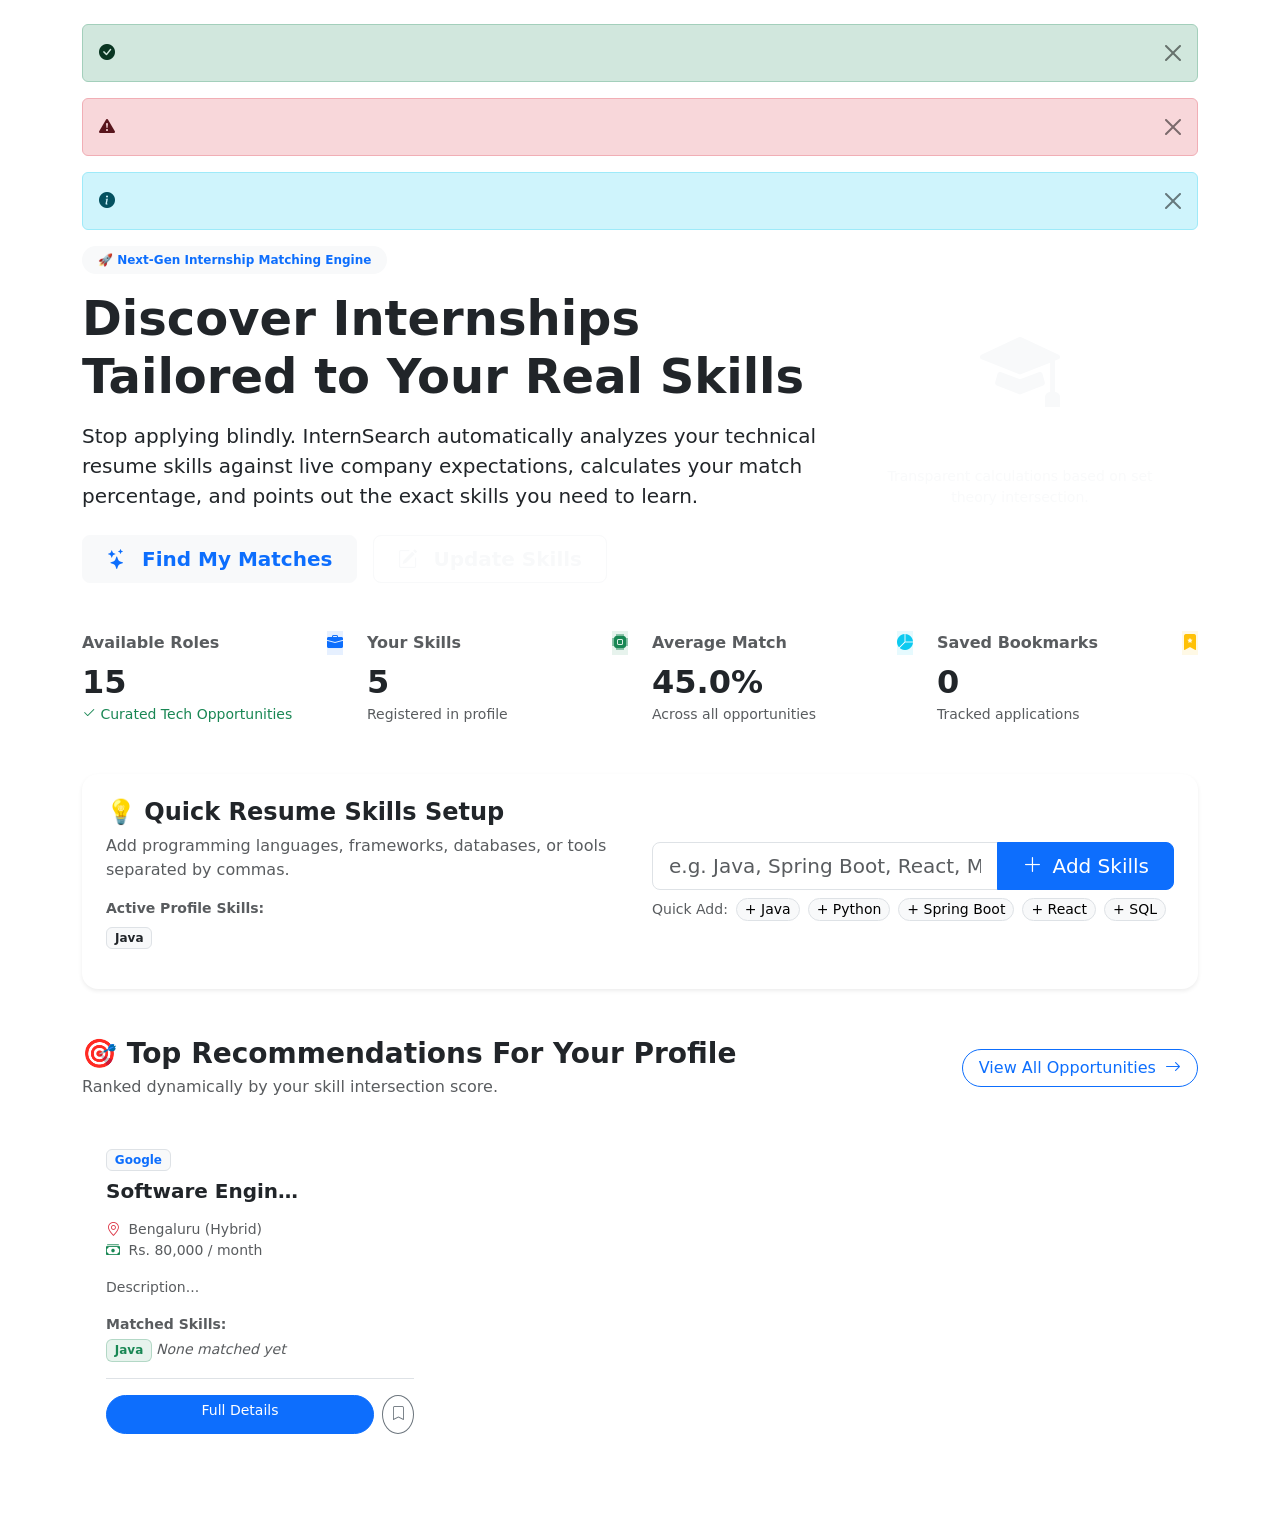
<file: mywebsite/src/main/resources/templates/index.html>
<!DOCTYPE html>
<html xmlns:th="http://www.thymeleaf.org">
<head>
    <meta charset="UTF-8">
    <meta name="viewport" content="width=device-width, initial-scale=1.0">
    <title>InternSearch – Smart Internship Discovery & Skill Matching System</title>
    <link href="https://cdn.jsdelivr.net/npm/bootstrap@5.3.3/dist/css/bootstrap.min.css" rel="stylesheet">
    <link rel="stylesheet" href="https://cdn.jsdelivr.net/npm/bootstrap-icons@1.11.3/font/bootstrap-icons.min.css">
    <link rel="preconnect" href="https://fonts.googleapis.com">
    <link rel="preconnect" href="https://fonts.gstatic.com" crossorigin>
    <link href="https://fonts.googleapis.com/css2?family=Inter:wght@400;500;600;700;800&display=swap" rel="stylesheet">
    <link rel="stylesheet" th:href="@{/css/style.css}">
</head>
<body>

<div th:replace="~{fragments/navbar :: navbar('home')}"></div>

<main class="container py-4">

    <!-- Flash Notifications -->
    <div th:if="${successMessage}" class="alert alert-success alert-dismissible fade show" role="alert">
        <i class="bi bi-check-circle-fill me-2"></i> <span th:text="${successMessage}"></span>
        <button type="button" class="btn-close" data-bs-dismiss="alert" aria-label="Close"></button>
    </div>
    <div th:if="${errorMessage}" class="alert alert-danger alert-dismissible fade show" role="alert">
        <i class="bi bi-exclamation-triangle-fill me-2"></i> <span th:text="${errorMessage}"></span>
        <button type="button" class="btn-close" data-bs-dismiss="alert" aria-label="Close"></button>
    </div>
    <div th:if="${infoMessage}" class="alert alert-info alert-dismissible fade show" role="alert">
        <i class="bi bi-info-circle-fill me-2"></i> <span th:text="${infoMessage}"></span>
        <button type="button" class="btn-close" data-bs-dismiss="alert" aria-label="Close"></button>
    </div>

    <!-- Hero Banner -->
    <div class="hero-gradient mb-5">
        <div class="row align-items-center">
            <div class="col-lg-8">
                <span class="badge bg-light text-primary rounded-pill px-3 py-2 fw-semibold mb-3">
                    🚀 Next-Gen Internship Matching Engine
                </span>
                <h1 class="display-5 fw-bold mb-3">Discover Internships Tailored to Your Real Skills</h1>
                <p class="lead opacity-90 mb-4">
                    Stop applying blindly. InternSearch automatically analyzes your technical resume skills against live company expectations, calculates your match percentage, and points out the exact skills you need to learn.
                </p>
                <div class="d-flex flex-wrap gap-3">
                    <a th:href="@{/internships}" class="btn btn-light btn-lg px-4 fw-semibold text-primary">
                        <i class="bi bi-stars me-2"></i> Find My Matches
                    </a>
                    <a th:href="@{/skills}" class="btn btn-outline-light btn-lg px-4 fw-semibold">
                        <i class="bi bi-pencil-square me-2"></i> Update Skills
                    </a>
                </div>
            </div>
            <div class="col-lg-4 d-none d-lg-block text-center">
                <div class="p-4 bg-white bg-opacity-10 rounded-4 border border-white border-opacity-20 backdrop-blur">
                    <i class="bi bi-mortarboard-fill display-1 text-light"></i>
                    <h5 class="mt-3 text-white fw-bold">Skill-First Discovery</h5>
                    <p class="small text-light opacity-75 mb-0">Transparent calculations based on set theory intersection.</p>
                </div>
            </div>
        </div>
    </div>

    <!-- Quick Stats Grid -->
    <div class="row g-4 mb-5">
        <div class="col-md-3">
            <div class="stat-card">
                <div class="d-flex align-items-center justify-content-between mb-2">
                    <span class="text-muted fw-semibold">Available Roles</span>
                    <div class="stat-icon bg-primary bg-opacity-10 text-primary">
                        <i class="bi bi-briefcase-fill"></i>
                    </div>
                </div>
                <h2 class="fw-bold mb-0" th:text="${totalInternships}">15</h2>
                <small class="text-success"><i class="bi bi-check2"></i> Curated Tech Opportunities</small>
            </div>
        </div>
        <div class="col-md-3">
            <div class="stat-card">
                <div class="d-flex align-items-center justify-content-between mb-2">
                    <span class="text-muted fw-semibold">Your Skills</span>
                    <div class="stat-icon bg-success bg-opacity-10 text-success">
                        <i class="bi bi-cpu-fill"></i>
                    </div>
                </div>
                <h2 class="fw-bold mb-0" th:text="${skillsCount}">5</h2>
                <small class="text-muted">Registered in profile</small>
            </div>
        </div>
        <div class="col-md-3">
            <div class="stat-card">
                <div class="d-flex align-items-center justify-content-between mb-2">
                    <span class="text-muted fw-semibold">Average Match</span>
                    <div class="stat-icon bg-info bg-opacity-10 text-info">
                        <i class="bi bi-pie-chart-fill"></i>
                    </div>
                </div>
                <h2 class="fw-bold mb-0">
                    <span th:text="${avgMatchScore}">45.0</span>%
                </h2>
                <small class="text-muted">Across all opportunities</small>
            </div>
        </div>
        <div class="col-md-3">
            <div class="stat-card">
                <div class="d-flex align-items-center justify-content-between mb-2">
                    <span class="text-muted fw-semibold">Saved Bookmarks</span>
                    <div class="stat-icon bg-warning bg-opacity-10 text-warning">
                        <i class="bi bi-bookmark-star-fill"></i>
                    </div>
                </div>
                <h2 class="fw-bold mb-0" th:text="${savedCount}">0</h2>
                <small class="text-muted">Tracked applications</small>
            </div>
        </div>
    </div>

    <!-- Quick Skill Intake Card -->
    <div class="card border-0 shadow-sm rounded-4 mb-5 p-4 bg-white">
        <div class="row align-items-center">
            <div class="col-lg-6">
                <h4 class="fw-bold mb-2">💡 Quick Resume Skills Setup</h4>
                <p class="text-muted mb-3">Add programming languages, frameworks, databases, or tools separated by commas.</p>
                <div th:if="${hasSkills}" class="mb-3">
                    <span class="small fw-semibold text-muted d-block mb-2">Active Profile Skills:</span>
                    <div class="d-flex flex-wrap gap-1">
                        <span th:each="s : ${skillsList}" class="badge bg-light text-dark border px-2 py-1" th:text="${s}">Java</span>
                    </div>
                </div>
            </div>
            <div class="col-lg-6">
                <form th:action="@{/skills/add}" method="post">
                    <div class="input-group mb-2">
                        <input type="text" id="skillsInput" name="skillsInput" class="form-control form-control-lg"
                               placeholder="e.g. Java, Spring Boot, React, MySQL, Docker" required>
                        <button class="btn btn-primary btn-lg px-4" type="submit">
                            <i class="bi bi-plus-lg me-1"></i> Add Skills
                        </button>
                    </div>
                    <div class="d-flex flex-wrap gap-2 align-items-center">
                        <small class="text-muted">Quick Add:</small>
                        <button type="button" class="btn btn-sm btn-light border rounded-pill quick-add-chip py-0 px-2" data-skill="Java">+ Java</button>
                        <button type="button" class="btn btn-sm btn-light border rounded-pill quick-add-chip py-0 px-2" data-skill="Python">+ Python</button>
                        <button type="button" class="btn btn-sm btn-light border rounded-pill quick-add-chip py-0 px-2" data-skill="Spring Boot">+ Spring Boot</button>
                        <button type="button" class="btn btn-sm btn-light border rounded-pill quick-add-chip py-0 px-2" data-skill="React">+ React</button>
                        <button type="button" class="btn btn-sm btn-light border rounded-pill quick-add-chip py-0 px-2" data-skill="SQL">+ SQL</button>
                    </div>
                </form>
            </div>
        </div>
    </div>

    <!-- Top Ranked Internships Preview -->
    <div class="mb-5">
        <div class="d-flex justify-content-between align-items-center mb-4">
            <div>
                <h3 class="fw-bold mb-1">🎯 Top Recommendations For Your Profile</h3>
                <p class="text-muted mb-0">Ranked dynamically by your skill intersection score.</p>
            </div>
            <a th:href="@{/internships}" class="btn btn-outline-primary rounded-pill px-3">
                View All Opportunities <i class="bi bi-arrow-right ms-1"></i>
            </a>
        </div>

        <div class="row g-4">
            <div th:each="rec : ${topRecommendations}" class="col-md-6 col-lg-4">
                <div class="job-card p-4">
                    <div class="d-flex justify-content-between align-items-start mb-3">
                        <div>
                            <span class="badge bg-light text-primary border fw-semibold mb-2" th:text="${rec.internship.companyName}">Google</span>
                            <h5 class="fw-bold mb-0 text-truncate" style="max-width: 200px;" th:text="${rec.internship.role}">Software Engineer</h5>
                        </div>
                        <div class="text-end">
                            <span class="badge rounded-pill px-3 py-2"
                                  th:classappend="${rec.matchPercentage >= 70 ? 'badge-match-high' : (rec.matchPercentage >= 40 ? 'badge-match-medium' : 'badge-match-low')}">
                                <span th:text="${rec.matchPercentage}">80.0</span>% Match
                            </span>
                        </div>
                    </div>

                    <div class="text-muted small mb-3">
                        <div><i class="bi bi-geo-alt me-1 text-danger"></i> <span th:text="${rec.internship.location}">Bengaluru</span> (<span th:text="${rec.internship.workMode}">Hybrid</span>)</div>
                        <div><i class="bi bi-cash-stack me-1 text-success"></i> <span th:text="${rec.internship.stipend}">Rs. 80,000 / month</span></div>
                    </div>

                    <p class="text-muted small flex-grow-1 text-truncate-2" th:text="${rec.internship.description}">Description...</p>

                    <div class="mb-3">
                        <small class="text-muted fw-semibold d-block mb-1">Matched Skills:</small>
                        <div class="d-flex flex-wrap gap-1">
                            <span th:each="m : ${rec.matchedSkills}" class="badge bg-success bg-opacity-10 text-success border border-success border-opacity-25" th:text="${m}">Java</span>
                            <span th:if="${#lists.isEmpty(rec.matchedSkills)}" class="text-muted small fst-italic">None matched yet</span>
                        </div>
                    </div>

                    <div class="d-flex gap-2 pt-3 border-top mt-auto">
                        <a th:href="@{'/internships/' + ${rec.internship.id}}" class="btn btn-primary btn-sm flex-grow-1 rounded-pill">
                            Full Details
                        </a>
                        <form th:action="@{/saved/add}" method="post">
                            <input type="hidden" name="id" th:value="${rec.internship.id}">
                            <input type="hidden" name="redirectUrl" value="/">
                            <button type="submit" class="btn btn-outline-secondary btn-sm rounded-circle p-2" title="Save to bookmarks">
                                <i class="bi bi-bookmark"></i>
                            </button>
                        </form>
                    </div>
                </div>
            </div>
        </div>
    </div>

</main>

<div th:replace="~{fragments/footer :: footer}"></div>

<script src="https://cdn.jsdelivr.net/npm/bootstrap@5.3.3/dist/js/bootstrap.bundle.min.js"></script>
<script th:src="@{/js/app.js}"></script>
</body>
</html>
</file>
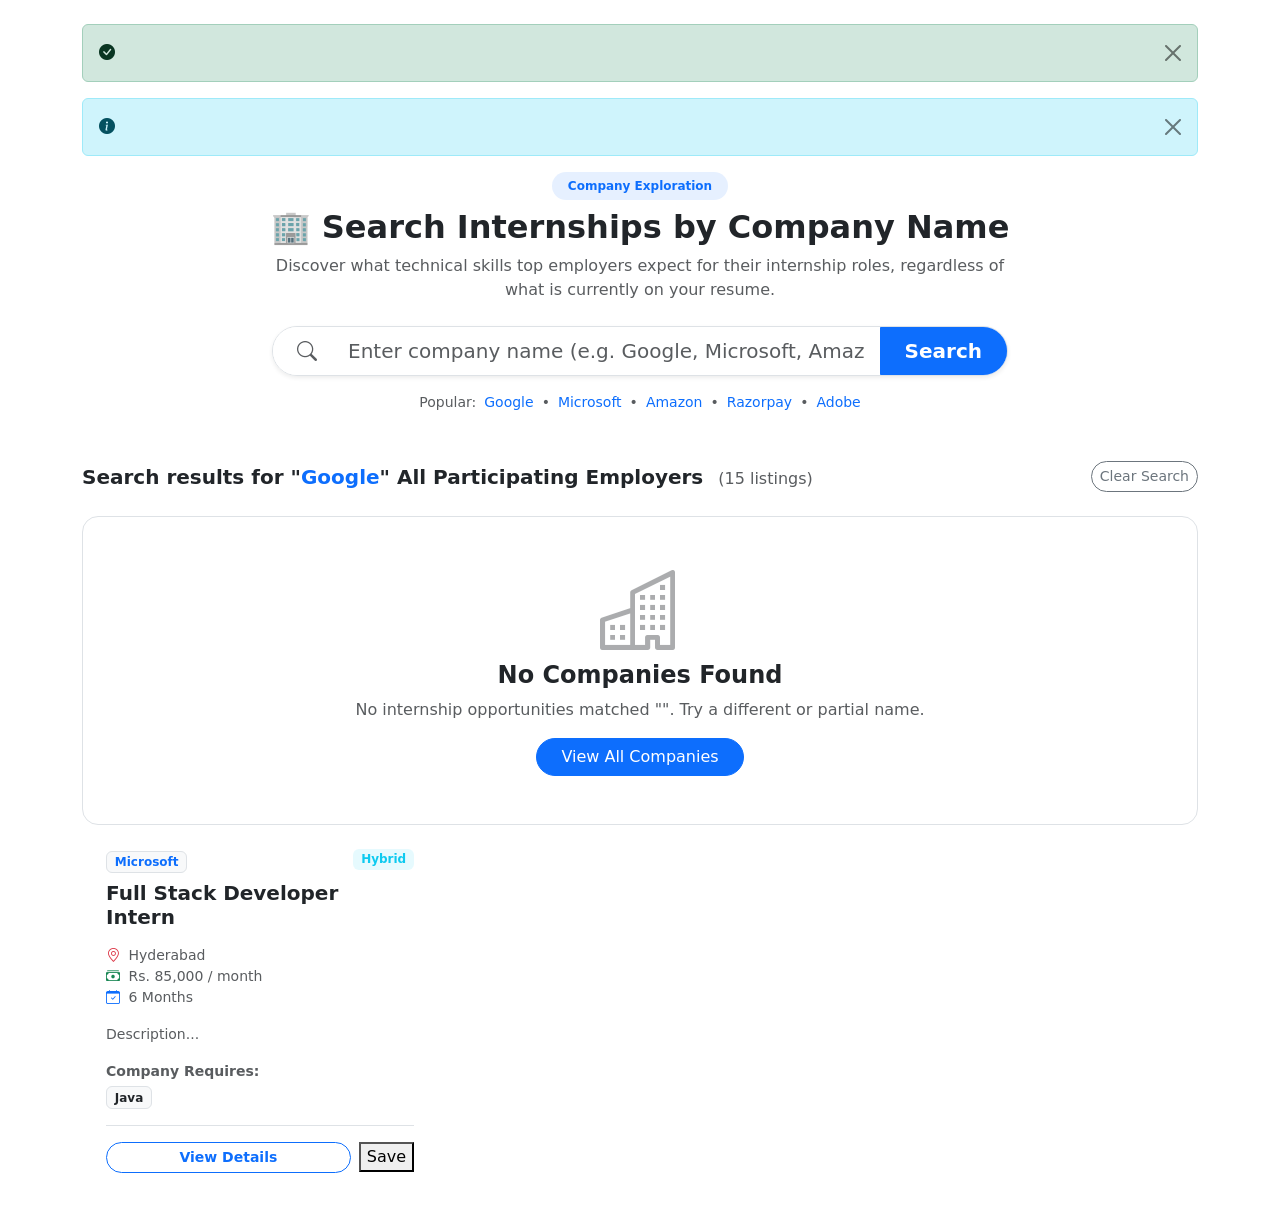
<file: mywebsite/src/main/resources/templates/companies.html>
<!DOCTYPE html>
<html xmlns:th="http://www.thymeleaf.org">
<head>
    <meta charset="UTF-8">
    <meta name="viewport" content="width=device-width, initial-scale=1.0">
    <title>Search Companies – InternSearch</title>
    <link href="https://cdn.jsdelivr.net/npm/bootstrap@5.3.3/dist/css/bootstrap.min.css" rel="stylesheet">
    <link rel="stylesheet" href="https://cdn.jsdelivr.net/npm/bootstrap-icons@1.11.3/font/bootstrap-icons.min.css">
    <link href="https://fonts.googleapis.com/css2?family=Inter:wght@400;500;600;700;800&display=swap" rel="stylesheet">
    <link rel="stylesheet" th:href="@{/css/style.css}">
</head>
<body>

<div th:replace="~{fragments/navbar :: navbar('companies')}"></div>

<main class="container py-4">

    <!-- Flash Notifications -->
    <div th:if="${successMessage}" class="alert alert-success alert-dismissible fade show" role="alert">
        <i class="bi bi-check-circle-fill me-2"></i> <span th:text="${successMessage}"></span>
        <button type="button" class="btn-close" data-bs-dismiss="alert" aria-label="Close"></button>
    </div>
    <div th:if="${infoMessage}" class="alert alert-info alert-dismissible fade show" role="alert">
        <i class="bi bi-info-circle-fill me-2"></i> <span th:text="${infoMessage}"></span>
        <button type="button" class="btn-close" data-bs-dismiss="alert" aria-label="Close"></button>
    </div>

    <!-- Page Header -->
    <div class="mb-4 text-center">
        <span class="badge bg-primary bg-opacity-10 text-primary rounded-pill px-3 py-2 fw-semibold mb-2">
            Company Exploration
        </span>
        <h2 class="fw-bold">🏢 Search Internships by Company Name</h2>
        <p class="text-muted col-lg-8 mx-auto">
            Discover what technical skills top employers expect for their internship roles, regardless of what is currently on your resume.
        </p>
    </div>

    <!-- Search Input Form -->
    <div class="row justify-content-center mb-5">
        <div class="col-lg-8">
            <form th:action="@{/companies}" method="get">
                <div class="input-group input-group-lg shadow-sm rounded-pill overflow-hidden border">
                    <span class="input-group-text bg-white border-0 ps-4">
                        <i class="bi bi-search text-muted"></i>
                    </span>
                    <input type="text" name="query" class="form-control border-0 px-3"
                           placeholder="Enter company name (e.g. Google, Microsoft, Amazon, Infosys, Razorpay)..."
                           th:value="${searchQuery}">
                    <button class="btn btn-primary px-4 fw-semibold" type="submit">Search</button>
                </div>
                <div class="d-flex justify-content-center gap-2 mt-3 small text-muted">
                    <span>Popular:</span>
                    <a th:href="@{/companies(query='Google')}" class="text-decoration-none">Google</a> •
                    <a th:href="@{/companies(query='Microsoft')}" class="text-decoration-none">Microsoft</a> •
                    <a th:href="@{/companies(query='Amazon')}" class="text-decoration-none">Amazon</a> •
                    <a th:href="@{/companies(query='Razorpay')}" class="text-decoration-none">Razorpay</a> •
                    <a th:href="@{/companies(query='Adobe')}" class="text-decoration-none">Adobe</a>
                </div>
            </form>
        </div>
    </div>

    <!-- Search Results Header -->
    <div class="d-flex justify-content-between align-items-center mb-4">
        <h5 class="fw-bold mb-0">
            <span th:if="${searchQuery != ''}">Search results for "<span class="text-primary" th:text="${searchQuery}">Google</span>"</span>
            <span th:if="${searchQuery == ''}">All Participating Employers</span>
            <span class="text-muted fw-normal fs-6 ms-2">(<span th:text="${totalFound}">15</span> listings)</span>
        </h5>
        <a th:if="${searchQuery != ''}" th:href="@{/companies}" class="btn btn-outline-secondary btn-sm rounded-pill">
            Clear Search
        </a>
    </div>

    <!-- Empty State -->
    <div th:if="${#lists.isEmpty(companies)}" class="text-center py-5 bg-white rounded-4 border">
        <i class="bi bi-buildings display-1 text-muted opacity-50 mb-3"></i>
        <h4 class="fw-bold">No Companies Found</h4>
        <p class="text-muted">No internship opportunities matched "<span th:text="${searchQuery}"></span>". Try a different or partial name.</p>
        <a th:href="@{/companies}" class="btn btn-primary rounded-pill px-4">View All Companies</a>
    </div>

    <!-- Results Grid -->
    <div class="row g-4">
        <div th:each="in : ${companies}" class="col-md-6 col-lg-4">
            <div class="job-card p-4 d-flex flex-column h-100">
                <div class="d-flex justify-content-between align-items-start mb-3">
                    <div>
                        <span class="badge bg-light text-primary border fw-bold mb-2" th:text="${in.companyName}">Microsoft</span>
                        <h5 class="fw-bold mb-0" th:text="${in.role}">Full Stack Developer Intern</h5>
                    </div>
                    <span class="badge bg-info bg-opacity-10 text-info" th:text="${in.workMode}">Hybrid</span>
                </div>

                <div class="text-muted small mb-3">
                    <div><i class="bi bi-geo-alt me-1 text-danger"></i> <span th:text="${in.location}">Hyderabad</span></div>
                    <div><i class="bi bi-cash-stack me-1 text-success"></i> <span th:text="${in.stipend}">Rs. 85,000 / month</span></div>
                    <div><i class="bi bi-calendar-check me-1 text-primary"></i> <span th:text="${in.duration}">6 Months</span></div>
                </div>

                <p class="text-muted small flex-grow-1" th:text="${in.description}">Description...</p>

                <!-- Required Skills Section -->
                <div class="mb-3">
                    <small class="text-muted fw-semibold d-block mb-1">Company Requires:</small>
                    <div class="d-flex flex-wrap gap-1">
                        <span th:each="s : ${in.requiredSkills}" class="badge bg-light text-dark border" th:text="${s}">Java</span>
                    </div>
                </div>

                <!-- Footer Actions -->
                <div class="d-flex gap-2 pt-3 border-top mt-auto">
                    <a th:href="@{'/internships/' + ${in.id}}" class="btn btn-outline-primary btn-sm flex-grow-1 rounded-pill fw-semibold">
                        View Details
                    </a>
                    <form th:action="@{/saved/add}" method="post" class="d-inline">
                        <input type="hidden" name="id" th:value="${in.id}">
                        <input type="hidden" name="redirectUrl" th:value="${currentUrl}">
                        <button type="submit"
                                th:class="${savedIds != null and savedIds.contains(in.id.toLowerCase())} ? 'btn btn-sm btn-success text-white rounded-pill px-3 fw-semibold' : 'btn btn-sm btn-primary rounded-pill px-3 fw-semibold'">
                            <i th:class="${savedIds != null and savedIds.contains(in.id.toLowerCase())} ? 'bi bi-bookmark-check-fill me-1' : 'bi bi-bookmark-plus me-1'"></i>
                            <span th:text="${savedIds != null and savedIds.contains(in.id.toLowerCase())} ? 'Saved' : 'Save'">Save</span>
                        </button>
                    </form>
                </div>
            </div>
        </div>
    </div>

</main>

<div th:replace="~{fragments/footer :: footer}"></div>

<script src="https://cdn.jsdelivr.net/npm/bootstrap@5.3.3/dist/js/bootstrap.bundle.min.js"></script>
<script th:src="@{/js/app.js}"></script>
</body>
</html>
</file>
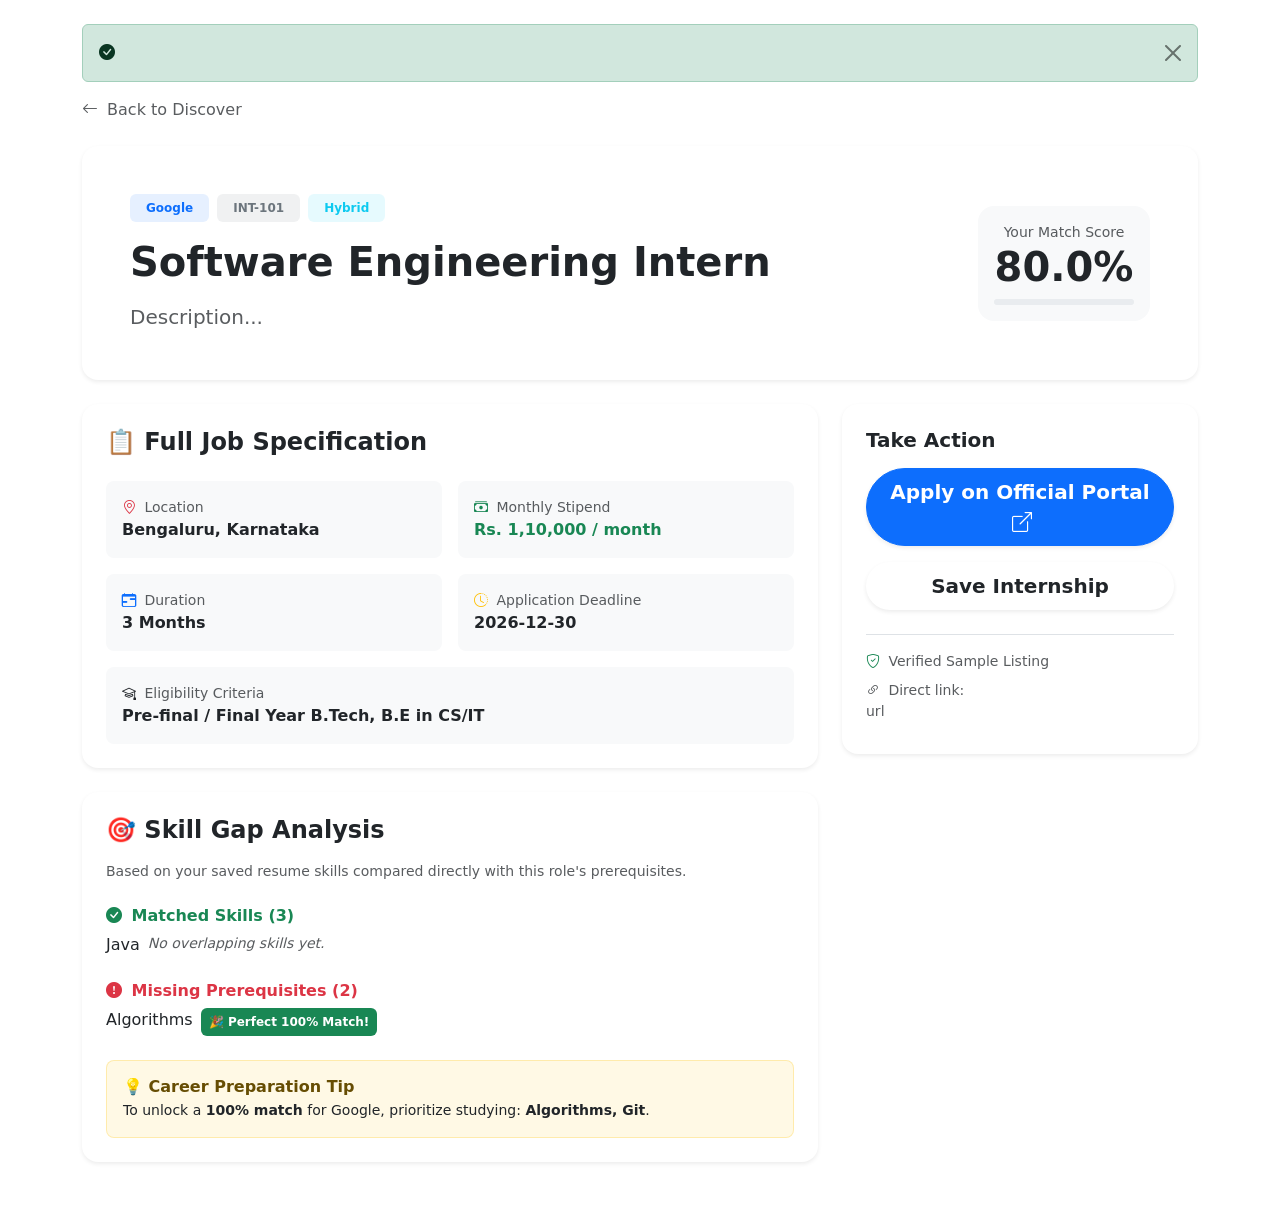
<file: mywebsite/src/main/resources/templates/internship-details.html>
<!DOCTYPE html>
<html xmlns:th="http://www.thymeleaf.org">
<head>
    <meta charset="UTF-8">
    <meta name="viewport" content="width=device-width, initial-scale=1.0">
    <title th:text="${internship.companyName + ' - ' + internship.role}">Internship Details</title>
    <link href="https://cdn.jsdelivr.net/npm/bootstrap@5.3.3/dist/css/bootstrap.min.css" rel="stylesheet">
    <link rel="stylesheet" href="https://cdn.jsdelivr.net/npm/bootstrap-icons@1.11.3/font/bootstrap-icons.min.css">
    <link href="https://fonts.googleapis.com/css2?family=Inter:wght@400;500;600;700;800&display=swap" rel="stylesheet">
    <link rel="stylesheet" th:href="@{/css/style.css}">
</head>
<body>

<div th:replace="~{fragments/navbar :: navbar('internships')}"></div>

<main class="container py-4">

    <!-- Flash Notifications -->
    <div th:if="${successMessage}" class="alert alert-success alert-dismissible fade show" role="alert">
        <i class="bi bi-check-circle-fill me-2"></i> <span th:text="${successMessage}"></span>
        <button type="button" class="btn-close" data-bs-dismiss="alert" aria-label="Close"></button>
    </div>

    <!-- Navigation Breadcrumb -->
    <div class="mb-4">
        <a th:href="@{/internships}" class="text-decoration-none text-muted">
            <i class="bi bi-arrow-left me-1"></i> Back to Discover
        </a>
    </div>

    <!-- Job Header Card -->
    <div class="card border-0 shadow-sm rounded-4 p-4 p-md-5 mb-4 bg-white">
        <div class="row align-items-center">
            <div class="col-lg-8">
                <div class="d-flex flex-wrap gap-2 mb-3">
                    <span class="badge bg-primary bg-opacity-10 text-primary fw-bold px-3 py-2" th:text="${internship.companyName}">Google</span>
                    <span class="badge bg-secondary bg-opacity-10 text-secondary px-3 py-2" th:text="${internship.id}">INT-101</span>
                    <span class="badge bg-info bg-opacity-10 text-info px-3 py-2" th:text="${internship.workMode}">Hybrid</span>
                </div>
                <h1 class="fw-bold mb-3" th:text="${internship.role}">Software Engineering Intern</h1>
                <p class="lead text-muted mb-0" th:text="${internship.description}">Description...</p>
            </div>
            <div class="col-lg-4 text-lg-end mt-4 mt-lg-0">
                <div class="p-3 bg-light rounded-4 text-center d-inline-block">
                    <span class="small text-muted d-block">Your Match Score</span>
                    <span class="display-6 fw-bold" th:style="|color: ${match.progressColor};|" th:text="${match.matchPercentage + '%'}">80.0%</span>
                    <div class="progress mt-2" style="height: 6px; width: 140px;">
                        <div class="progress-bar" role="progressbar"
                             th:style="|width: ${match.matchPercentage}%; background-color: ${match.progressColor};|"></div>
                    </div>
                </div>
            </div>
        </div>
    </div>

    <div class="row g-4">
        <!-- Main Details Column -->
        <div class="col-lg-8">
            <!-- Full Specifications -->
            <div class="card border-0 shadow-sm rounded-4 p-4 mb-4 bg-white">
                <h4 class="fw-bold mb-4">📋 Full Job Specification</h4>
                <div class="row g-3">
                    <div class="col-sm-6">
                        <div class="p-3 bg-light rounded-3">
                            <span class="small text-muted d-block"><i class="bi bi-geo-alt text-danger me-1"></i> Location</span>
                            <strong th:text="${internship.location}">Bengaluru, Karnataka</strong>
                        </div>
                    </div>
                    <div class="col-sm-6">
                        <div class="p-3 bg-light rounded-3">
                            <span class="small text-muted d-block"><i class="bi bi-cash-stack text-success me-1"></i> Monthly Stipend</span>
                            <strong class="text-success" th:text="${internship.stipend}">Rs. 1,10,000 / month</strong>
                        </div>
                    </div>
                    <div class="col-sm-6">
                        <div class="p-3 bg-light rounded-3">
                            <span class="small text-muted d-block"><i class="bi bi-calendar-range text-primary me-1"></i> Duration</span>
                            <strong th:text="${internship.duration}">3 Months</strong>
                        </div>
                    </div>
                    <div class="col-sm-6">
                        <div class="p-3 bg-light rounded-3">
                            <span class="small text-muted d-block"><i class="bi bi-clock-history text-warning me-1"></i> Application Deadline</span>
                            <strong th:text="${internship.applicationDeadline}">2026-12-30</strong>
                        </div>
                    </div>
                    <div class="col-12">
                        <div class="p-3 bg-light rounded-3">
                            <span class="small text-muted d-block"><i class="bi bi-mortarboard text-dark me-1"></i> Eligibility Criteria</span>
                            <strong th:text="${internship.eligibility}">Pre-final / Final Year B.Tech, B.E in CS/IT</strong>
                        </div>
                    </div>
                </div>
            </div>

            <!-- Skill Gap & Roadmap -->
            <div class="card border-0 shadow-sm rounded-4 p-4 mb-4 bg-white">
                <h4 class="fw-bold mb-3">🎯 Skill Gap Analysis</h4>
                <p class="text-muted small mb-4">
                    Based on your saved resume skills compared directly with this role's prerequisites.
                </p>

                <div class="mb-4">
                    <h6 class="fw-bold text-success mb-2">
                        <i class="bi bi-check-circle-fill me-1"></i> Matched Skills (<span th:text="${#lists.size(match.matchedSkills)}">3</span>)
                    </h6>
                    <div class="d-flex flex-wrap gap-2">
                        <span th:each="m : ${match.matchedSkills}" class="skill-pill skill-pill-matched" th:text="${m}">Java</span>
                        <span th:if="${#lists.isEmpty(match.matchedSkills)}" class="text-muted small fst-italic">No overlapping skills yet.</span>
                    </div>
                </div>

                <div class="mb-4">
                    <h6 class="fw-bold text-danger mb-2">
                        <i class="bi bi-exclamation-circle-fill me-1"></i> Missing Prerequisites (<span th:text="${#lists.size(match.missingSkills)}">2</span>)
                    </h6>
                    <div class="d-flex flex-wrap gap-2">
                        <span th:each="miss : ${match.missingSkills}" class="skill-pill skill-pill-missing" th:text="${miss}">Algorithms</span>
                        <span th:if="${#lists.isEmpty(match.missingSkills)}" class="badge bg-success p-2">🎉 Perfect 100% Match!</span>
                    </div>
                </div>

                <!-- Proactive Recommendation Banner -->
                <div th:if="${!#lists.isEmpty(match.missingSkills)}" class="p-3 rounded-3 bg-warning bg-opacity-10 border border-warning border-opacity-25">
                    <h6 class="fw-bold text-warning-emphasis mb-1">💡 Career Preparation Tip</h6>
                    <p class="small text-dark mb-0">
                        To unlock a <strong>100% match</strong> for <span th:text="${internship.companyName}">Google</span>, prioritize studying:
                        <strong th:text="${#strings.listJoin(match.missingSkills, ', ')}">Algorithms, Git</strong>.
                    </p>
                </div>
            </div>
        </div>

        <!-- Sidebar Actions Column -->
        <div class="col-lg-4">
            <div class="card border-0 shadow-sm rounded-4 p-4 bg-white sticky-top" style="top: 80px;">
                <h5 class="fw-bold mb-3">Take Action</h5>

                <div class="d-grid gap-3 mb-4">
                    <a th:href="${internship.applicationUrl}" target="_blank" class="btn btn-primary btn-lg rounded-pill fw-semibold shadow-sm">
                        Apply on Official Portal <i class="bi bi-box-arrow-up-right ms-1"></i>
                    </a>

                    <form th:action="@{/saved/add}" method="post">
                        <input type="hidden" name="id" th:value="${internship.id}">
                        <input type="hidden" name="redirectUrl" th:value="@{'/internships/' + ${internship.id}}">
                        <button type="submit" class="btn btn-lg w-100 rounded-pill shadow-sm fw-semibold"
                                th:classappend="${isBookmarked} ? 'btn-success text-white' : 'btn-outline-primary'">
                            <i class="bi" th:classappend="${isBookmarked} ? 'bi-bookmark-check-fill me-1' : 'bi-bookmark-plus me-1'"></i>
                            <span th:text="${isBookmarked} ? 'Saved in Bookmarks' : 'Save Internship'">Save Internship</span>
                        </button>
                    </form>
                </div>

                <div class="border-top pt-3 text-muted small">
                    <div class="mb-2"><i class="bi bi-shield-check text-success me-1"></i> Verified Sample Listing</div>
                    <div class="mb-2"><i class="bi bi-link-45deg me-1"></i> Direct link: <span class="text-truncate d-block" th:text="${internship.applicationUrl}">url</span></div>
                </div>
            </div>
        </div>
    </div>

</main>

<div th:replace="~{fragments/footer :: footer}"></div>

<script src="https://cdn.jsdelivr.net/npm/bootstrap@5.3.3/dist/js/bootstrap.bundle.min.js"></script>
<script th:src="@{/js/app.js}"></script>
</body>
</html>
</file>
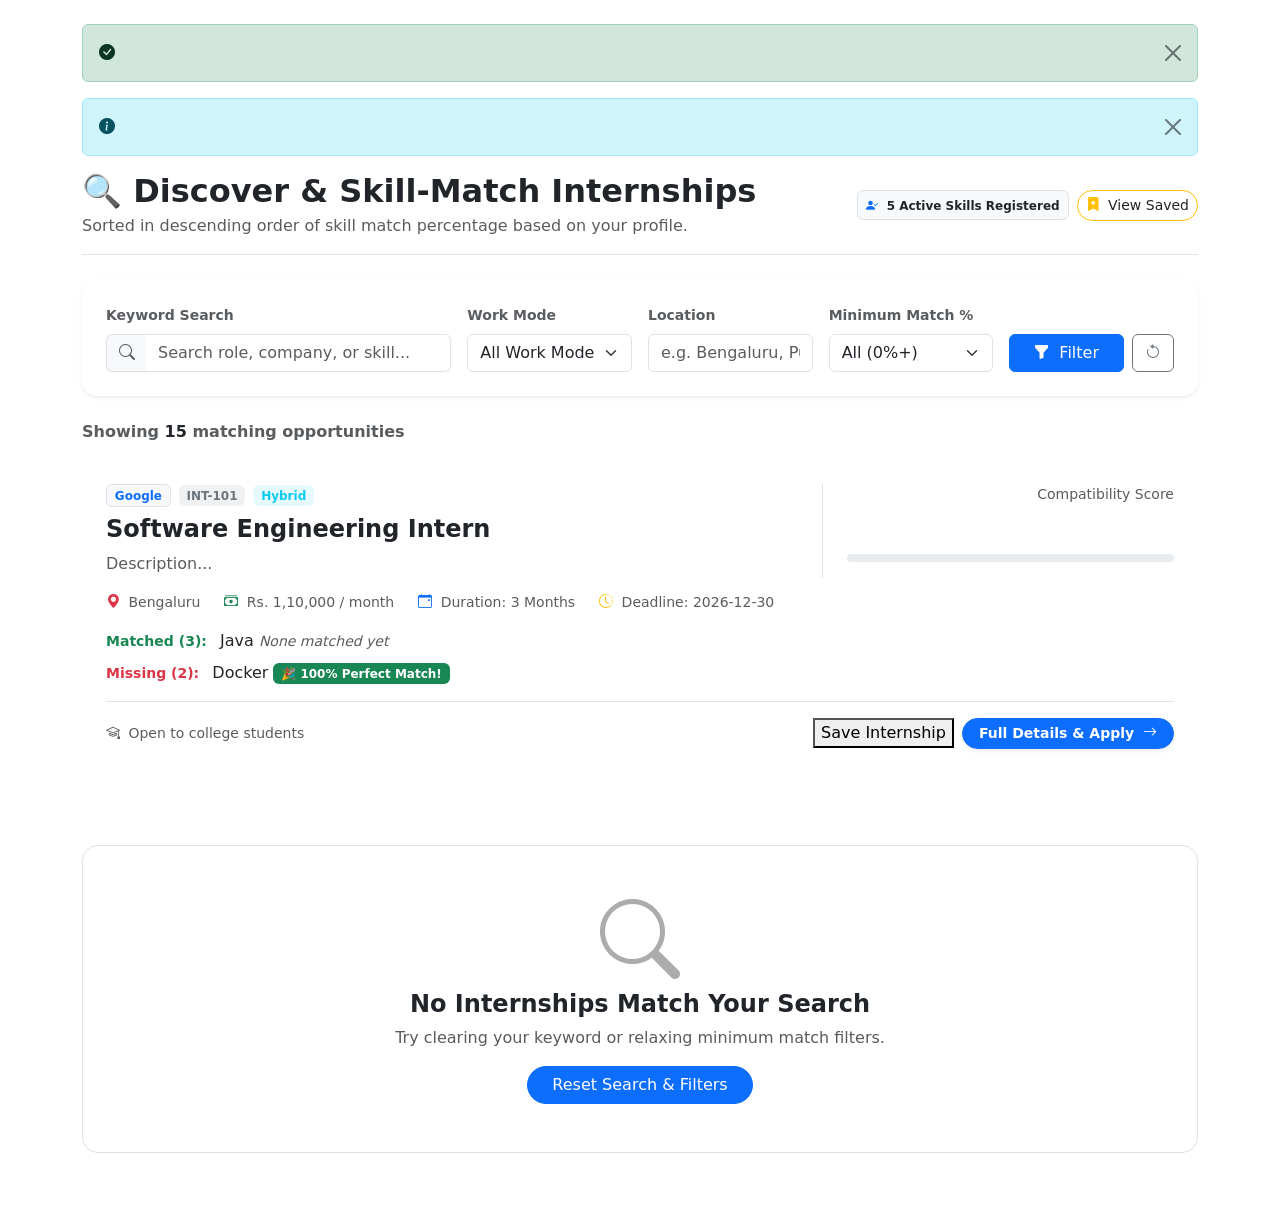
<file: mywebsite/src/main/resources/templates/internships.html>
<!DOCTYPE html>
<html xmlns:th="http://www.thymeleaf.org">
<head>
    <meta charset="UTF-8">
    <meta name="viewport" content="width=device-width, initial-scale=1.0">
    <title>Discover Internships – InternSearch</title>
    <link href="https://cdn.jsdelivr.net/npm/bootstrap@5.3.3/dist/css/bootstrap.min.css" rel="stylesheet">
    <link rel="stylesheet" href="https://cdn.jsdelivr.net/npm/bootstrap-icons@1.11.3/font/bootstrap-icons.min.css">
    <link href="https://fonts.googleapis.com/css2?family=Inter:wght@400;500;600;700;800&display=swap" rel="stylesheet">
    <link rel="stylesheet" th:href="@{/css/style.css}">
</head>
<body>

<div th:replace="~{fragments/navbar :: navbar('internships')}"></div>

<main class="container py-4">

    <!-- Flash Notifications -->
    <div th:if="${successMessage}" class="alert alert-success alert-dismissible fade show" role="alert">
        <i class="bi bi-check-circle-fill me-2"></i> <span th:text="${successMessage}"></span>
        <button type="button" class="btn-close" data-bs-dismiss="alert" aria-label="Close"></button>
    </div>
    <div th:if="${infoMessage}" class="alert alert-info alert-dismissible fade show" role="alert">
        <i class="bi bi-info-circle-fill me-2"></i> <span th:text="${infoMessage}"></span>
        <button type="button" class="btn-close" data-bs-dismiss="alert" aria-label="Close"></button>
    </div>

    <!-- Header & Student Context -->
    <div class="d-flex flex-wrap justify-content-between align-items-center mb-4 pb-3 border-bottom">
        <div>
            <h2 class="fw-bold mb-1">🔍 Discover &amp; Skill-Match Internships</h2>
            <p class="text-muted mb-0">Sorted in descending order of skill match percentage based on your profile.</p>
        </div>
        <div class="mt-3 mt-md-0 d-flex gap-2 align-items-center">
            <span class="badge bg-light text-dark border p-2">
                <i class="bi bi-person-check-fill text-primary me-1"></i>
                <span th:text="${#lists.size(studentSkills)}">5</span> Active Skills Registered
            </span>
            <a th:href="@{/saved}" class="btn btn-outline-warning btn-sm rounded-pill text-dark">
                <i class="bi bi-bookmark-star-fill text-warning me-1"></i> View Saved
            </a>
        </div>
    </div>

    <!-- Search & Filter Bar -->
    <div class="card border-0 shadow-sm rounded-4 p-4 mb-4 bg-white">
        <form th:action="@{/internships}" method="get" class="row g-3 align-items-end">
            <div class="col-md-4">
                <label class="form-label small fw-semibold text-muted">Keyword Search</label>
                <div class="input-group">
                    <span class="input-group-text bg-light border-end-0"><i class="bi bi-search text-muted"></i></span>
                    <input type="text" name="search" class="form-control border-start-0"
                           placeholder="Search role, company, or skill..." th:value="${searchKeyword}">
                </div>
            </div>
            <div class="col-md-2">
                <label class="form-label small fw-semibold text-muted">Work Mode</label>
                <select name="mode" class="form-select">
                    <option value="" th:selected="${selectedMode == ''}">All Work Modes</option>
                    <option value="Remote" th:selected="${selectedMode == 'Remote'}">Remote</option>
                    <option value="Hybrid" th:selected="${selectedMode == 'Hybrid'}">Hybrid</option>
                    <option value="On-site" th:selected="${selectedMode == 'On-site'}">On-site</option>
                </select>
            </div>
            <div class="col-md-2">
                <label class="form-label small fw-semibold text-muted">Location</label>
                <input type="text" name="location" class="form-control" placeholder="e.g. Bengaluru, Pune" th:value="${selectedLocation}">
            </div>
            <div class="col-md-2">
                <label class="form-label small fw-semibold text-muted">Minimum Match %</label>
                <select name="minMatch" class="form-select">
                    <option value="0" th:selected="${selectedMinMatch == 0}">All (0%+)</option>
                    <option value="25" th:selected="${selectedMinMatch == 25}">25% and above</option>
                    <option value="50" th:selected="${selectedMinMatch == 50}">50% and above</option>
                    <option value="75" th:selected="${selectedMinMatch == 75}">75% and above</option>
                </select>
            </div>
            <div class="col-md-2 d-flex gap-2">
                <button type="submit" class="btn btn-primary flex-grow-1">
                    <i class="bi bi-funnel-fill me-1"></i> Filter
                </button>
                <a th:href="@{/internships}" class="btn btn-outline-secondary" title="Reset Filters">
                    <i class="bi bi-arrow-counterclockwise"></i>
                </a>
            </div>
        </form>
    </div>

    <!-- Results Header -->
    <div class="d-flex justify-content-between align-items-center mb-3">
        <span class="text-muted fw-semibold">
            Showing <strong class="text-dark" th:text="${totalCount}">15</strong> matching opportunities
        </span>
    </div>

    <!-- Internships List -->
    <div class="row g-4">
        <div th:each="mr, iterStat : ${recommendations}" class="col-12">
            <div class="job-card p-4">
                <div class="row align-items-start">
                    <div class="col-lg-8">
                        <div class="d-flex flex-wrap align-items-center gap-2 mb-2">
                            <span class="badge bg-light text-primary border fw-bold" th:text="${mr.internship.companyName}">Google</span>
                            <span class="badge bg-secondary bg-opacity-10 text-secondary" th:text="${mr.internship.id}">INT-101</span>
                            <span class="badge bg-info bg-opacity-10 text-info" th:text="${mr.internship.workMode}">Hybrid</span>
                        </div>
                        <h4 class="fw-bold mb-2">
                            <a th:href="@{'/internships/' + ${mr.internship.id}}" class="text-decoration-none text-dark"
                               th:text="${mr.internship.role}">Software Engineering Intern</a>
                        </h4>
                        <p class="text-muted mb-3" th:text="${mr.internship.description}">Description...</p>

                        <div class="d-flex flex-wrap gap-4 text-muted small mb-3">
                            <span><i class="bi bi-geo-alt-fill text-danger me-1"></i> <span th:text="${mr.internship.location}">Bengaluru</span></span>
                            <span><i class="bi bi-cash-stack text-success me-1"></i> <span th:text="${mr.internship.stipend}">Rs. 1,10,000 / month</span></span>
                            <span><i class="bi bi-calendar-event text-primary me-1"></i> Duration: <span th:text="${mr.internship.duration}">3 Months</span></span>
                            <span><i class="bi bi-clock-history text-warning me-1"></i> Deadline: <span th:text="${mr.internship.applicationDeadline}">2026-12-30</span></span>
                        </div>

                        <!-- Matched & Missing Skills Badges -->
                        <div class="mb-2">
                            <span class="small fw-semibold text-success me-2">Matched (<span th:text="${#lists.size(mr.matchedSkills)}">3</span>):</span>
                            <span th:each="m : ${mr.matchedSkills}" class="skill-pill skill-pill-matched" th:text="${m}">Java</span>
                            <span th:if="${#lists.isEmpty(mr.matchedSkills)}" class="text-muted small fst-italic">None matched yet</span>
                        </div>
                        <div>
                            <span class="small fw-semibold text-danger me-2">Missing (<span th:text="${#lists.size(mr.missingSkills)}">2</span>):</span>
                            <span th:each="miss : ${mr.missingSkills}" class="skill-pill skill-pill-missing" th:text="${miss}">Docker</span>
                            <span th:if="${#lists.isEmpty(mr.missingSkills)}" class="badge bg-success text-white">🎉 100% Perfect Match!</span>
                        </div>
                    </div>

                    <!-- Match Score Column -->
                    <div class="col-lg-4 text-lg-end mt-4 mt-lg-0 border-start ps-lg-4">
                        <div class="mb-3">
                            <span class="small text-muted d-block mb-1">Compatibility Score</span>
                            <span class="badge rounded-pill px-3 py-2 fs-5"
                                  th:classappend="${mr.matchPercentage >= 70 ? 'badge-match-high' : (mr.matchPercentage >= 40 ? 'badge-match-medium' : 'badge-match-low')}">
                                <i class="bi bi-stars me-1"></i> <span th:text="${mr.matchPercentage}">80.0</span>% Match
                            </span>
                            <div class="progress mt-2" style="height: 8px;">
                                <div class="progress-bar" role="progressbar"
                                     th:style="|width: ${mr.matchPercentage}%; background-color: ${mr.progressColor};|"></div>
                            </div>
                        </div>
                    </div>
                </div>

                <!-- Action Bar -->
                <div class="border-top pt-3 mt-3 d-flex flex-wrap justify-content-between align-items-center gap-2">
                    <div class="text-muted small">
                        <i class="bi bi-mortarboard me-1"></i> <span th:text="${mr.internship.eligibility}">Open to college students</span>
                    </div>

                    <div class="d-flex gap-2">
                        <!-- Save Button -->
                        <form th:action="@{/saved/add}" method="post" class="d-inline">
                            <input type="hidden" name="id" th:value="${mr.internship.id}">
                            <input type="hidden" name="redirectUrl" th:value="${currentUrl}">
                            <button type="submit"
                                    th:class="${savedIds != null and savedIds.contains(mr.internship.id.toLowerCase())} ? 'btn btn-sm btn-success text-white rounded-pill px-3 fw-semibold shadow-sm' : 'btn btn-sm btn-outline-primary rounded-pill px-3 fw-semibold shadow-sm'">
                                <i th:class="${savedIds != null and savedIds.contains(mr.internship.id.toLowerCase())} ? 'bi bi-bookmark-check-fill me-1' : 'bi bi-bookmark-plus me-1'"></i>
                                <span th:text="${savedIds != null and savedIds.contains(mr.internship.id.toLowerCase())} ? 'Saved ✓' : 'Save Internship'">Save Internship</span>
                            </button>
                        </form>

                        <!-- Full Details Button -->
                        <a th:href="@{'/internships/' + ${mr.internship.id}}"
                           class="btn btn-primary btn-sm px-3 rounded-pill fw-semibold shadow-sm">
                            Full Details &amp; Apply <i class="bi bi-arrow-right ms-1"></i>
                        </a>
                    </div>
                </div>
            </div>
        </div>

        <!-- Empty State -->
        <div th:if="${#lists.isEmpty(recommendations)}" class="col-12 text-center py-5">
            <div class="p-5 bg-white rounded-4 border">
                <i class="bi bi-search display-1 text-muted opacity-50 mb-3"></i>
                <h4 class="fw-bold">No Internships Match Your Search</h4>
                <p class="text-muted">Try clearing your keyword or relaxing minimum match filters.</p>
                <a th:href="@{/internships}" class="btn btn-primary rounded-pill px-4">Reset Search &amp; Filters</a>
            </div>
        </div>
    </div>

</main>

<div th:replace="~{fragments/footer :: footer}"></div>

<script src="https://cdn.jsdelivr.net/npm/bootstrap@5.3.3/dist/js/bootstrap.bundle.min.js"></script>
<script th:src="@{/js/app.js}"></script>
</body>
</html>
</file>
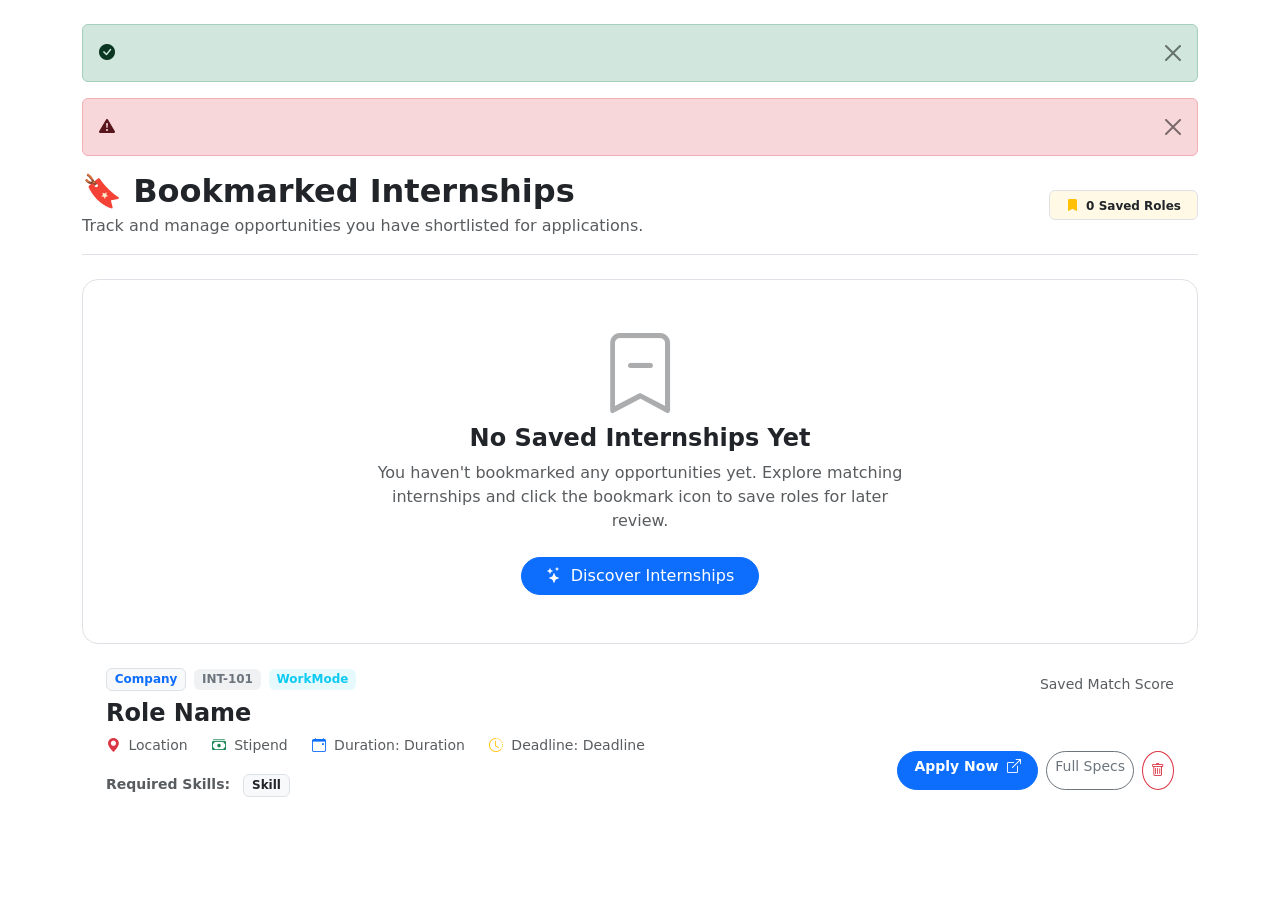
<file: mywebsite/src/main/resources/templates/saved.html>
<!DOCTYPE html>
<html xmlns:th="http://www.thymeleaf.org">
<head>
    <meta charset="UTF-8">
    <meta name="viewport" content="width=device-width, initial-scale=1.0">
    <title>Saved Internships – InternSearch</title>
    <link href="https://cdn.jsdelivr.net/npm/bootstrap@5.3.3/dist/css/bootstrap.min.css" rel="stylesheet">
    <link rel="stylesheet" href="https://cdn.jsdelivr.net/npm/bootstrap-icons@1.11.3/font/bootstrap-icons.min.css">
    <link href="https://fonts.googleapis.com/css2?family=Inter:wght@400;500;600;700;800&display=swap" rel="stylesheet">
    <link rel="stylesheet" th:href="@{/css/style.css}">
</head>
<body>

<div th:replace="~{fragments/navbar :: navbar('saved')}"></div>

<main class="container py-4">

    <!-- Flash Notifications -->
    <div th:if="${successMessage}" class="alert alert-success alert-dismissible fade show" role="alert">
        <i class="bi bi-check-circle-fill me-2"></i> <span th:text="${successMessage}"></span>
        <button type="button" class="btn-close" data-bs-dismiss="alert" aria-label="Close"></button>
    </div>
    <div th:if="${errorMessage}" class="alert alert-danger alert-dismissible fade show" role="alert">
        <i class="bi bi-exclamation-triangle-fill me-2"></i> <span th:text="${errorMessage}"></span>
        <button type="button" class="btn-close" data-bs-dismiss="alert" aria-label="Close"></button>
    </div>

    <!-- Page Header -->
    <div class="d-flex justify-content-between align-items-center mb-4 pb-3 border-bottom">
        <div>
            <h2 class="fw-bold mb-1">🔖 Bookmarked Internships</h2>
            <p class="text-muted mb-0">
                Track and manage opportunities you have shortlisted for applications.
            </p>
        </div>
        <div>
            <span class="badge bg-warning bg-opacity-10 text-dark border px-3 py-2 fw-semibold">
                <i class="bi bi-bookmark-fill text-warning me-1"></i> <span th:text="${totalSaved}">0</span> Saved Roles
            </span>
        </div>
    </div>

    <!-- Empty State -->
    <div th:if="${#lists.isEmpty(savedEntries)}" class="text-center py-5 bg-white rounded-4 border">
        <i class="bi bi-bookmark-dash display-1 text-muted opacity-50 mb-3"></i>
        <h4 class="fw-bold">No Saved Internships Yet</h4>
        <p class="text-muted col-md-6 mx-auto mb-4">
            You haven't bookmarked any opportunities yet. Explore matching internships and click the bookmark icon to save roles for later review.
        </p>
        <a th:href="@{/internships}" class="btn btn-primary rounded-pill px-4">
            <i class="bi bi-stars me-1"></i> Discover Internships
        </a>
    </div>

    <!-- Saved List -->
    <div th:if="${!#lists.isEmpty(savedEntries)}" class="row g-4">
        <div th:each="entry : ${savedEntries}" class="col-12">
            <div class="job-card p-4">
                <div class="row align-items-center">
                    <div class="col-lg-8">
                        <div class="d-flex flex-wrap align-items-center gap-2 mb-2">
                            <span class="badge bg-light text-primary border fw-bold" th:text="${entry.internship.companyName}">Company</span>
                            <span class="badge bg-secondary bg-opacity-10 text-secondary" th:text="${entry.internship.id}">INT-101</span>
                            <span class="badge bg-info bg-opacity-10 text-info" th:text="${entry.internship.workMode}">WorkMode</span>
                        </div>
                        <h4 class="fw-bold mb-2">
                            <a th:href="@{'/internships/' + ${entry.internship.id}}" class="text-decoration-none text-dark" th:text="${entry.internship.role}">
                                Role Name
                            </a>
                        </h4>
                        <div class="d-flex flex-wrap gap-4 text-muted small mb-3">
                            <span><i class="bi bi-geo-alt-fill text-danger me-1"></i> <span th:text="${entry.internship.location}">Location</span></span>
                            <span><i class="bi bi-cash-stack text-success me-1"></i> <span th:text="${entry.internship.stipend}">Stipend</span></span>
                            <span><i class="bi bi-calendar-event text-primary me-1"></i> Duration: <span th:text="${entry.internship.duration}">Duration</span></span>
                            <span><i class="bi bi-clock-history text-warning me-1"></i> Deadline: <span th:text="${entry.internship.applicationDeadline}">Deadline</span></span>
                        </div>
                        <div>
                            <span class="small fw-semibold text-muted me-2">Required Skills:</span>
                            <span th:each="s : ${entry.internship.requiredSkills}" class="badge bg-light text-dark border me-1" th:text="${s}">Skill</span>
                        </div>
                    </div>

                    <div class="col-lg-4 text-lg-end mt-4 mt-lg-0 border-start-lg ps-lg-4">
                        <div class="mb-3">
                            <span class="small text-muted d-block mb-1">Saved Match Score</span>
                            <span class="badge rounded-pill px-3 py-2 fs-5"
                                  th:classappend="${entry.matchPercentage >= 70 ? 'badge-match-high' : (entry.matchPercentage >= 40 ? 'badge-match-medium' : 'badge-match-low')}">
                                <span th:text="${entry.matchPercentage}">80.0</span>% Match
                            </span>
                        </div>

                        <div class="d-flex flex-wrap gap-2 justify-content-lg-end">
                            <a th:href="${entry.internship.applicationUrl}" target="_blank" class="btn btn-primary btn-sm px-3 rounded-pill fw-semibold">
                                Apply Now <i class="bi bi-box-arrow-up-right ms-1"></i>
                            </a>
                            <a th:href="@{'/internships/' + ${entry.internship.id}}" class="btn btn-outline-secondary btn-sm rounded-pill">
                                Full Specs
                            </a>
                            <form th:action="@{/saved/remove}" method="post" onsubmit="return confirm('Remove this internship from bookmarks?');">
                                <input type="hidden" name="id" th:value="${entry.internship.id}">
                                <button type="submit" class="btn btn-outline-danger btn-sm rounded-circle p-2" title="Remove Bookmark">
                                    <i class="bi bi-trash"></i>
                                </button>
                            </form>
                        </div>
                    </div>
                </div>
            </div>
        </div>
    </div>

</main>

<div th:replace="~{fragments/footer :: footer}"></div>

<script src="https://cdn.jsdelivr.net/npm/bootstrap@5.3.3/dist/js/bootstrap.bundle.min.js"></script>
<script th:src="@{/js/app.js}"></script>
</body>
</html>
</file>
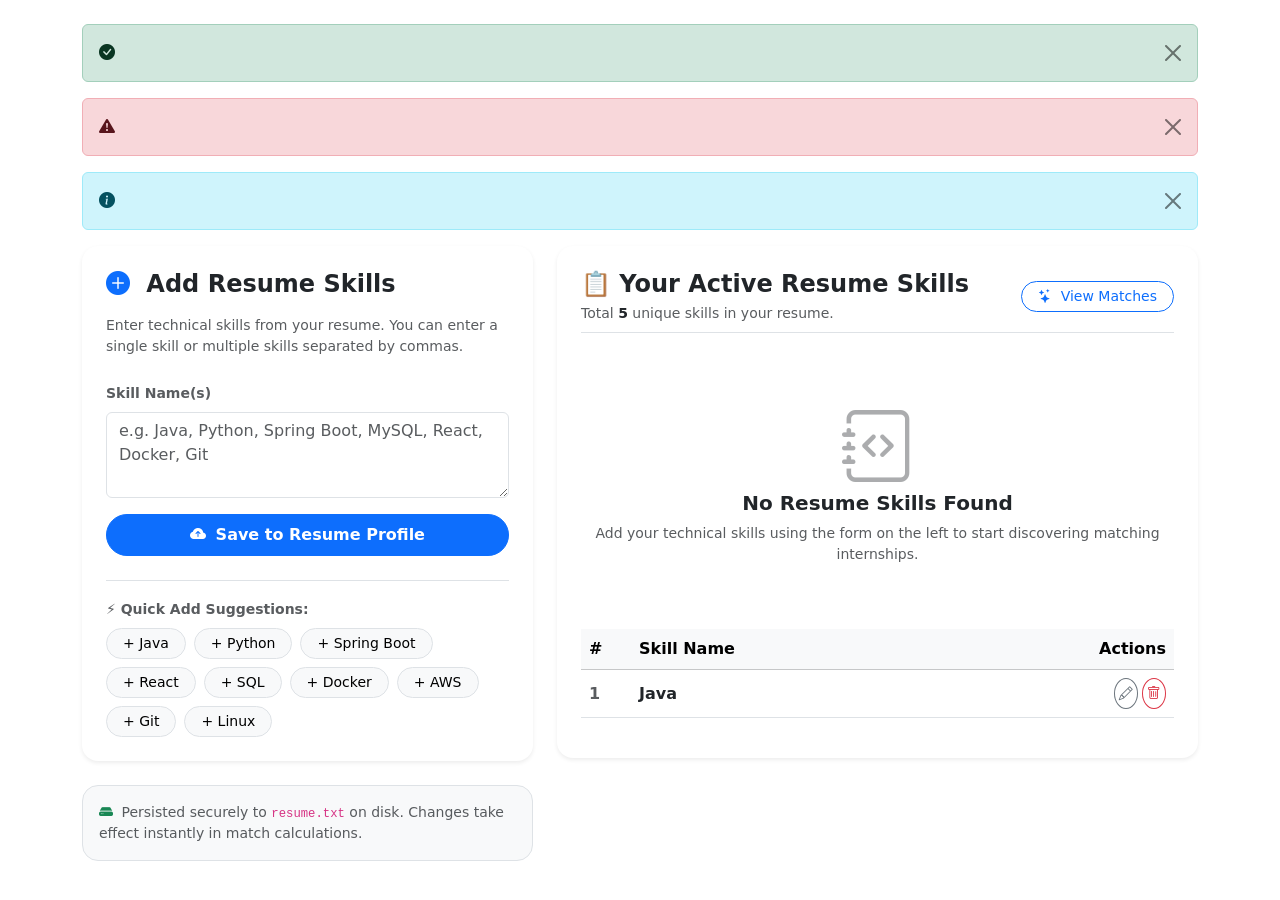
<file: mywebsite/src/main/resources/templates/skills.html>
<!DOCTYPE html>
<html xmlns:th="http://www.thymeleaf.org">
<head>
    <meta charset="UTF-8">
    <meta name="viewport" content="width=device-width, initial-scale=1.0">
    <title>Resume Skills – InternSearch</title>
    <link href="https://cdn.jsdelivr.net/npm/bootstrap@5.3.3/dist/css/bootstrap.min.css" rel="stylesheet">
    <link rel="stylesheet" href="https://cdn.jsdelivr.net/npm/bootstrap-icons@1.11.3/font/bootstrap-icons.min.css">
    <link href="https://fonts.googleapis.com/css2?family=Inter:wght@400;500;600;700;800&display=swap" rel="stylesheet">
    <link rel="stylesheet" th:href="@{/css/style.css}">
</head>
<body>

<div th:replace="~{fragments/navbar :: navbar('skills')}"></div>

<main class="container py-4">

    <!-- Flash Notifications -->
    <div th:if="${successMessage}" class="alert alert-success alert-dismissible fade show" role="alert">
        <i class="bi bi-check-circle-fill me-2"></i> <span th:text="${successMessage}"></span>
        <button type="button" class="btn-close" data-bs-dismiss="alert" aria-label="Close"></button>
    </div>
    <div th:if="${errorMessage}" class="alert alert-danger alert-dismissible fade show" role="alert">
        <i class="bi bi-exclamation-triangle-fill me-2"></i> <span th:text="${errorMessage}"></span>
        <button type="button" class="btn-close" data-bs-dismiss="alert" aria-label="Close"></button>
    </div>
    <div th:if="${infoMessage}" class="alert alert-info alert-dismissible fade show" role="alert">
        <i class="bi bi-info-circle-fill me-2"></i> <span th:text="${infoMessage}"></span>
        <button type="button" class="btn-close" data-bs-dismiss="alert" aria-label="Close"></button>
    </div>

    <div class="row g-4">
        <!-- Add Skills Column -->
        <div class="col-lg-5">
            <div class="card border-0 shadow-sm rounded-4 p-4 bg-white mb-4">
                <h4 class="fw-bold mb-3"><i class="bi bi-plus-circle-fill text-primary me-2"></i> Add Resume Skills</h4>
                <p class="text-muted small mb-4">
                    Enter technical skills from your resume. You can enter a single skill or multiple skills separated by commas.
                </p>

                <form th:action="@{/skills/add}" method="post">
                    <div class="mb-3">
                        <label class="form-label fw-semibold small text-muted">Skill Name(s)</label>
                        <textarea id="skillsInput" name="skillsInput" class="form-control" rows="3"
                                  placeholder="e.g. Java, Python, Spring Boot, MySQL, React, Docker, Git" required></textarea>
                    </div>

                    <button type="submit" class="btn btn-primary w-100 rounded-pill py-2 fw-semibold">
                        <i class="bi bi-cloud-arrow-up-fill me-1"></i> Save to Resume Profile
                    </button>
                </form>

                <div class="mt-4 pt-3 border-top">
                    <label class="form-label fw-semibold small text-muted mb-2">⚡ Quick Add Suggestions:</label>
                    <div class="d-flex flex-wrap gap-2">
                        <button type="button" class="btn btn-sm btn-light border rounded-pill quick-add-chip py-1 px-3" data-skill="Java">+ Java</button>
                        <button type="button" class="btn btn-sm btn-light border rounded-pill quick-add-chip py-1 px-3" data-skill="Python">+ Python</button>
                        <button type="button" class="btn btn-sm btn-light border rounded-pill quick-add-chip py-1 px-3" data-skill="Spring Boot">+ Spring Boot</button>
                        <button type="button" class="btn btn-sm btn-light border rounded-pill quick-add-chip py-1 px-3" data-skill="React">+ React</button>
                        <button type="button" class="btn btn-sm btn-light border rounded-pill quick-add-chip py-1 px-3" data-skill="SQL">+ SQL</button>
                        <button type="button" class="btn btn-sm btn-light border rounded-pill quick-add-chip py-1 px-3" data-skill="Docker">+ Docker</button>
                        <button type="button" class="btn btn-sm btn-light border rounded-pill quick-add-chip py-1 px-3" data-skill="AWS">+ AWS</button>
                        <button type="button" class="btn btn-sm btn-light border rounded-pill quick-add-chip py-1 px-3" data-skill="Git">+ Git</button>
                        <button type="button" class="btn btn-sm btn-light border rounded-pill quick-add-chip py-1 px-3" data-skill="Linux">+ Linux</button>
                    </div>
                </div>
            </div>

            <!-- Profile Sync Status -->
            <div class="p-3 bg-light rounded-4 border text-muted small">
                <i class="bi bi-hdd-fill text-success me-1"></i>
                Persisted securely to <code>resume.txt</code> on disk. Changes take effect instantly in match calculations.
            </div>
        </div>

        <!-- Skills Management Column -->
        <div class="col-lg-7">
            <div class="card border-0 shadow-sm rounded-4 p-4 bg-white">
                <div class="d-flex justify-content-between align-items-center mb-4 pb-2 border-bottom">
                    <div>
                        <h4 class="fw-bold mb-1">📋 Your Active Resume Skills</h4>
                        <p class="text-muted small mb-0">Total <span class="fw-bold text-dark" th:text="${totalSkills}">5</span> unique skills in your resume.</p>
                    </div>
                    <a th:href="@{/internships}" class="btn btn-outline-primary btn-sm rounded-pill px-3">
                        <i class="bi bi-stars me-1"></i> View Matches
                    </a>
                </div>

                <!-- Empty State -->
                <div th:if="${#lists.isEmpty(skills)}" class="text-center py-5">
                    <i class="bi bi-journal-code display-2 text-muted opacity-50 mb-3"></i>
                    <h5 class="fw-bold">No Resume Skills Found</h5>
                    <p class="text-muted small">Add your technical skills using the form on the left to start discovering matching internships.</p>
                </div>

                <!-- Skills List -->
                <div th:if="${!#lists.isEmpty(skills)}" class="table-responsive">
                    <table class="table table-hover align-middle">
                        <thead class="table-light">
                            <tr>
                                <th style="width: 50px;">#</th>
                                <th>Skill Name</th>
                                <th style="width: 140px;" class="text-end">Actions</th>
                            </tr>
                        </thead>
                        <tbody>
                            <tr th:each="skill, iterStat : ${skills}">
                                <td class="text-muted fw-semibold" th:text="${iterStat.count}">1</td>
                                <td>
                                    <span class="fw-bold text-dark fs-6" th:text="${skill}">Java</span>
                                </td>
                                <td class="text-end">
                                    <div class="d-flex gap-1 justify-content-end">
                                        <!-- Edit Trigger -->
                                        <button type="button" class="btn btn-outline-secondary btn-sm rounded-circle p-1"
                                                data-bs-toggle="modal"
                                                th:data-bs-target="'#editModal-' + ${iterStat.index}" title="Edit Skill">
                                            <i class="bi bi-pencil"></i>
                                        </button>

                                        <!-- Delete Form -->
                                        <form th:action="@{/skills/delete}" method="post" onsubmit="return confirm('Are you sure you want to remove this skill?');">
                                            <input type="hidden" name="skill" th:value="${skill}">
                                            <button type="submit" class="btn btn-outline-danger btn-sm rounded-circle p-1" title="Delete Skill">
                                                <i class="bi bi-trash"></i>
                                            </button>
                                        </form>
                                    </div>

                                    <!-- Edit Modal for this skill -->
                                    <div class="modal fade text-start" th:id="'editModal-' + ${iterStat.index}" tabindex="-1" aria-hidden="true">
                                        <div class="modal-dialog modal-dialog-centered">
                                            <div class="modal-content rounded-4 border-0 shadow">
                                                <div class="modal-header">
                                                    <h5 class="modal-title fw-bold">Edit Skill Name</h5>
                                                    <button type="button" class="btn-close" data-bs-dismiss="modal" aria-label="Close"></button>
                                                </div>
                                                <form th:action="@{/skills/edit}" method="post">
                                                    <div class="modal-body">
                                                        <input type="hidden" name="oldSkill" th:value="${skill}">
                                                        <div class="mb-3">
                                                            <label class="form-label small text-muted fw-semibold">Current Skill</label>
                                                            <input type="text" class="form-control" th:value="${skill}" readonly disabled>
                                                        </div>
                                                        <div class="mb-3">
                                                            <label class="form-label small text-muted fw-semibold">New Skill Name</label>
                                                            <input type="text" name="newSkill" class="form-control" th:value="${skill}" required>
                                                        </div>
                                                    </div>
                                                    <div class="modal-footer">
                                                        <button type="button" class="btn btn-secondary rounded-pill" data-bs-dismiss="modal">Cancel</button>
                                                        <button type="submit" class="btn btn-primary rounded-pill">Save Changes</button>
                                                    </div>
                                                </form>
                                            </div>
                                        </div>
                                    </div>
                                </td>
                            </tr>
                        </tbody>
                    </table>
                </div>

            </div>
        </div>
    </div>

</main>

<div th:replace="~{fragments/footer :: footer}"></div>

<script src="https://cdn.jsdelivr.net/npm/bootstrap@5.3.3/dist/js/bootstrap.bundle.min.js"></script>
<script th:src="@{/js/app.js}"></script>
</body>
</html>
</file>
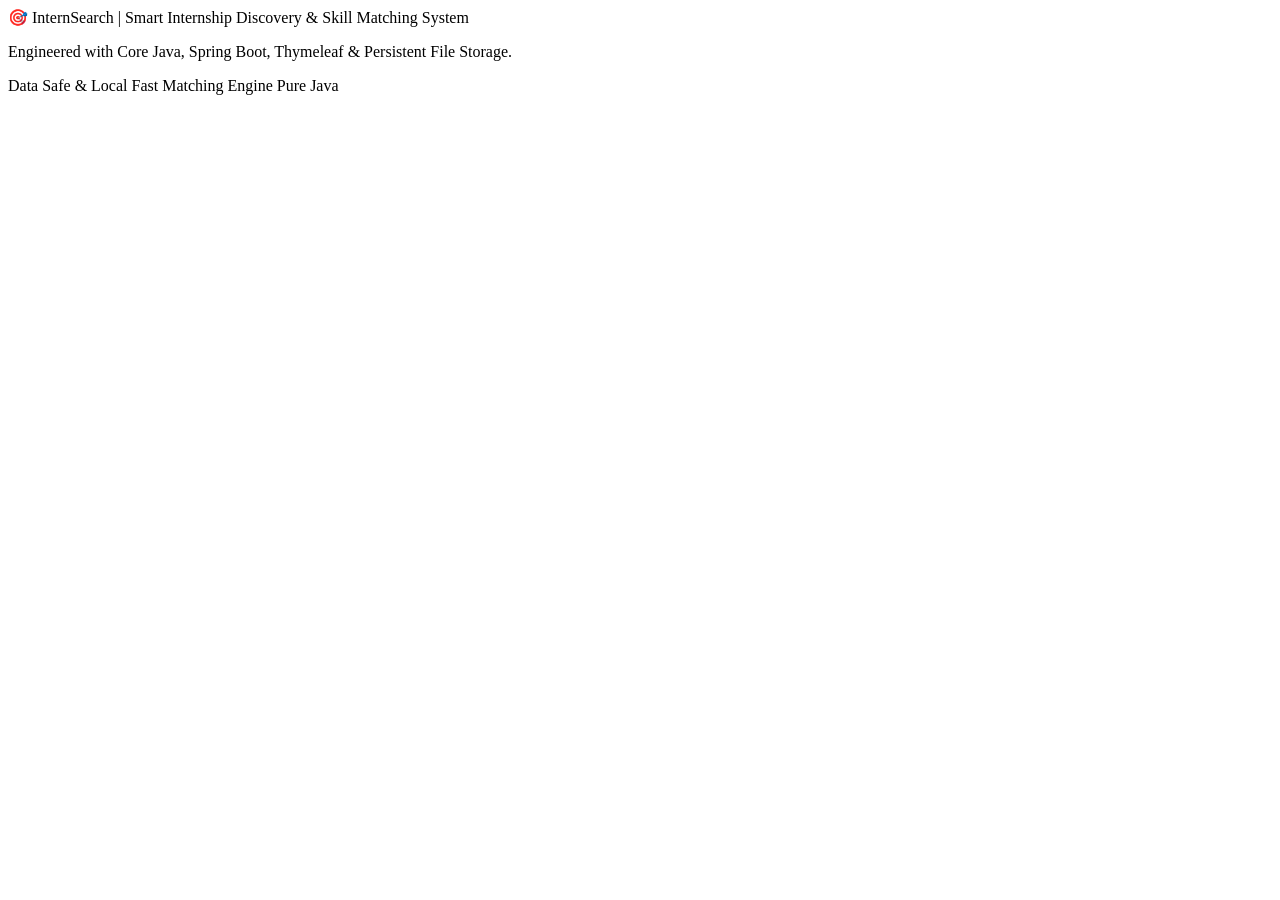
<file: mywebsite/src/main/resources/templates/fragments/footer.html>
<!DOCTYPE html>
<html xmlns:th="http://www.thymeleaf.org">
<body>
<footer th:fragment="footer">
    <div class="container text-center">
        <div class="d-flex justify-content-center align-items-center gap-2 mb-2">
            <span class="fs-5">🎯</span>
            <span class="fw-bold">InternSearch</span>
            <span class="text-muted">| Smart Internship Discovery & Skill Matching System</span>
        </div>
        <p class="text-muted small mb-3">
            Engineered with Core Java, Spring Boot, Thymeleaf & Persistent File Storage.
        </p>
        <div class="d-flex justify-content-center gap-3 text-muted small">
            <span><i class="bi bi-shield-check text-success me-1"></i> Data Safe & Local</span>
            <span><i class="bi bi-cpu text-primary me-1"></i> Fast Matching Engine</span>
            <span><i class="bi bi-code-slash text-dark me-1"></i> Pure Java</span>
        </div>
    </div>
</footer>
</body>
</html>
</file>
